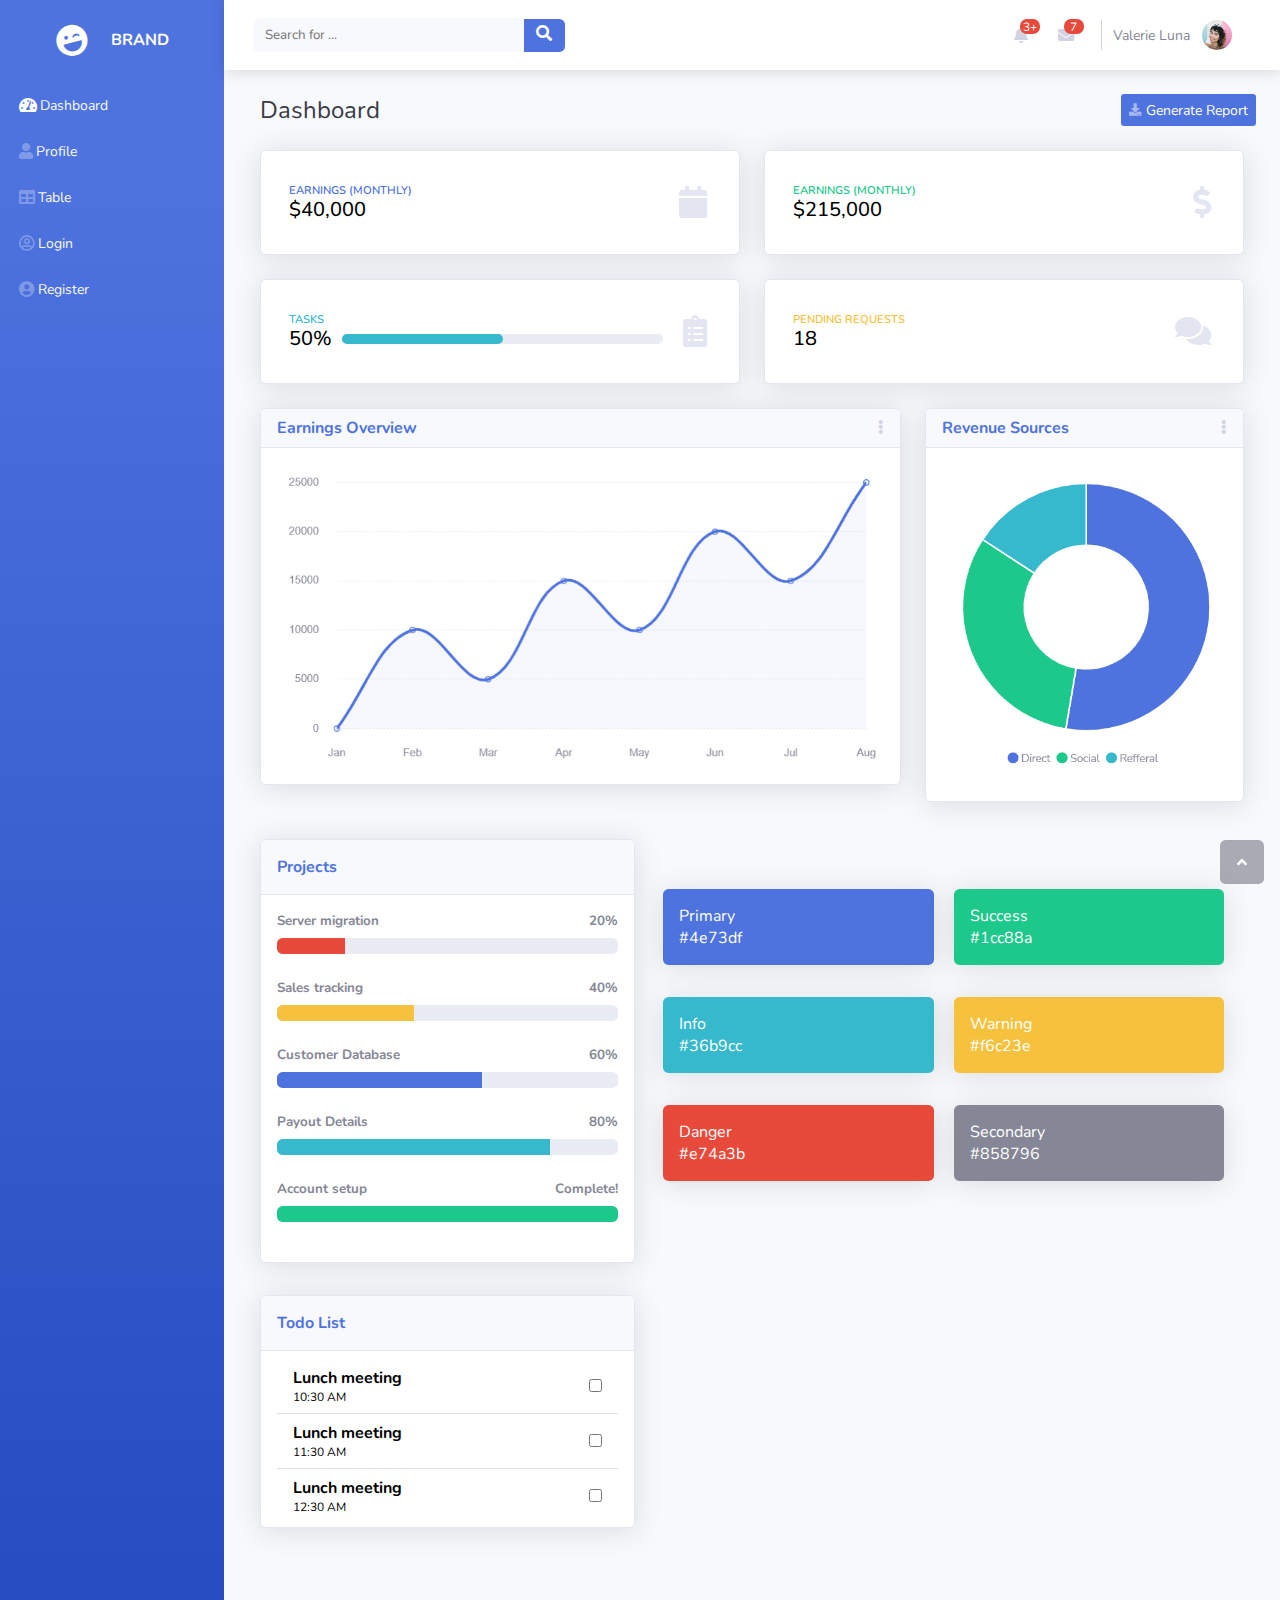
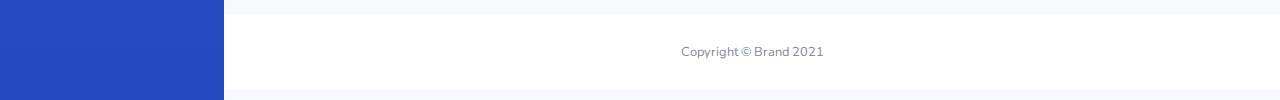
<file: Dashboard - HTML CSS/index.html>
<!DOCTYPE html>
<html lang="en">

<head>
  <!-- !required meta tags -->
  <meta charset="UTF-8">
  <meta http-equiv="X-UA-Compatible" content="IE=edge">
  <meta name="viewport" content="width=device-width, initial-scale=1.0">
  <title>Dashboard</title>
  <!-- index main-mobile css -->
  <link rel="stylesheet" href="./css/index/mainMobile.css" />
  <!-- index tablet css -->
  <link href="./css/index/table.css" media="(min-width: 600px)" rel="stylesheet">
  <!-- index desktop css -->
  <link href="./css/index/desktop.css" media="(min-width: 900px)" rel="stylesheet">
  <!-- icon font-awesome css -->
  <link rel="stylesheet" href="./css/all.min.css" />
  <!-- common css -->
  <link rel="stylesheet" href="./css/common.css" />
</head>

<body>
  <div id="wrapper">
    <nav class="navbar-side sidebar">
      <div class="nav-container">
        <a class="navbar-brand" href="#">
          <div class="sidebar-brand-icon rotate-n-15"><i class="fas fa-laugh-wink"></i></div>
          <div class="sidebar-brand-text"><span>Brand</span></div>
        </a>
        <hr class="sidebar-divider">
        <ul class="navbar-nav" id="sidebar-ul">
          <li class="nav-item">
            <a class="nav-link active" href="index.html">
              <i class="fas fa-tachometer-alt"></i>
              <span>Dashboard</span>
            </a>
          </li>
          <li class="nav-item">
            <a class="nav-link" href="profile.html">
              <i class="fas fa-user"></i>
              <span>Profile</span>
            </a>
          </li>
          <li class="nav-item">
            <a class="nav-link" href="table.html">
              <i class="fas fa-table"></i><span>Table</span>
            </a>
          </li>
          <li class="nav-item">
            <a class="nav-link" href="login.html">
              <i class="far fa-user-circle"></i><span>Login</span>
            </a>
          </li>
          <li class="nav-item">
            <a class="nav-link" href="register.html">
              <i class="fas fa-user-circle"></i><span>Register</span>
            </a>
          </li>
        </ul>
      </div>
    </nav>

    <div id="content-wrapper">
      <!--!Navbar Top-->
      <div class="navbar-top d-flex" id="page-top">
        <div class="container-fluid d-flex">
          <button id="sidebarToggleTop" class="btn-link" type="button"><i class="fas fa-bars"></i></button>
          <form class="navbar-search d-flex">
            <div class="input-group ">
              <input class="nav-search" type="text" placeholder="Search for ...">
              <button class="btn btn-primary" type="button">
                <i class="fas fa-search"></i></button>
            </div>
          </form>
        </div>
        <ul class="navbar-nav-ul d-flex">
          <li class="nav-item">
            <a class="dropdown-toggle nav-link search-icon-nav" href="#"><i class="fas fa-search"></i></a>
          </li>
          <li class="nav-item notific-span">
            <a class="dropdown-toggle nav-link" href="#"><span>3+</span><i class="fas fa-bell fa-fw"></i></a>
          </li>
          <li class="nav-item notific-span">
            <a class="dropdown-toggle nav-link" href="#"><span class="badge bg-danger badge-counter">7</span><i
                class="fas fa-envelope fa-fw"></i></a>
          </li>
          <div class="topbar-divider"></div>
          <li class="nav-item avatar-n">
            <p><span class="avatar-text">Valerie Luna</span></p>
            <div class="avatar-nav"></div>
          </li>
        </ul>
      </div>
      <!--!Top Nav ends-->


      <!--!Index's Main contents start here-->
      <div class="index-content container-main">
        <div class="dashboard-header  d-flex justify-between">
          <!--!Dashboard header-->
          <h3>Dashboard</h3>
          <a href="#" class="generate-dash-btn"><i class="fas fa-download fa-sm text-white-50"></i>Generate Report</a>
        </div>
        <!--!Indo cards-->
        <div class="income-inf-row row">
          <!--!Card no1-->
          <div class="col-income">
            <div class="card">
              <div class="card-body">
                <div class="card-text">
                  <div class="card-span"><span style="color: rgb(78, 115, 223);">Earnings (monthly)</span></div>
                  <div class="card-price"><span>$40,000</span></div>
                </div>
                <div class="card-icon">
                  <i class="fas fa-calendar fa-2x text-gray-300"></i>
                </div>
              </div>
            </div>
          </div>
          <!--!Card no2-->
          <div class="col-income">
            <div class="card">
              <div class="card-body">
                <div class="card-text">
                  <div class="card-span"><span style="color: rgb(28, 200, 138);">Earnings (monthly)</span></div>
                  <div class="card-price"><span>$215,000</span></div>
                </div>
                <div class="card-icon">
                  <i class="fas fa-dollar-sign fa-2x text-gray-300"></i>
                </div>
              </div>
            </div>
          </div>
          <!--!Card no3-->
          <div class="col-income">
            <div class="card">
              <div class="card-body">
                <div class="card-text">
                  <div class="card-span"><span style="color: rgb(54, 185, 204);">Tasks</span></div>
                  <div class="card-price d-flex card-task">
                    <span>50%</span>
                    <div class="progress3">
                      <div class="progress-bar3"></div>
                    </div>
                  </div>
                </div>
                <div class="card-icon">
                  <i class="fas fa-clipboard-list fa-2x text-gray-300"></i>
                </div>
              </div>
            </div>
          </div>
          <!--!Card no4-->
          <div class="col-income">
            <div class="card">
              <div class="card-body">
                <div class="card-text">
                  <div class="card-span"><span style="color: rgb(246, 194, 62);">PENDING REQUESTS</span></div>
                  <div class="card-price"><span>18</span></div>
                </div>
                <div class="card-icon">
                  <i class="fas fa-comments fa-2x text-gray-300"></i>
                </div>
              </div>
            </div>
          </div>
        </div>
        <!--!Earning Row starts here-->
        <div class="overview-row row d-flex">
          <!--First-->
          <div class="earnings ">
            <div class="earning-container row2-bgEdit">
              <!--head of earning chart-->
              <div class="earning-header d-flex justify-between">
                <h6 class="earning-header-text">Earnings Overview</h6>
                <button class="button-nobg" type="button"><i class="fas fa-ellipsis-v "></i></button>
              </div>
              <!--body of earning chart-->
              <div class="earning-body">
                <img src="./img/dashboard1.png" alt="Earning img">
              </div>
            </div>
          </div>
          <div class="revenue">
            <div class="revenue-container row2-bgEdit">
              <!--head of earning chart-->
              <div class="revenue-header d-flex justify-between">
                <h6 class="revenue-header-text">Revenue Sources</h6>
                <button class="button-nobg" type="button"><i class="fas fa-ellipsis-v "></i></button>
              </div>
              <!--body of earning chart-->
              <div class="revenue-body d-flex">
                <img src="./img/revenue-img.png" alt="Revenue img">
              </div>
            </div>
          </div>
        </div>
        <!--!Projects and color rows-->
        <div class="projects-row row">
          <!--!project and to do list-->
          <div class="project-todol">
            <!--project-->
            <div class="project-first row2-bgEdit">
              <!--!head-->
              <div class="project-head earning-header d-flex justify-between">
                <h6 class="earning-header-text">Projects</h6>
              </div>
              <!--!body-->
              <div class="project-body">
                <!--!progress-bar 1-->
                <div class="project-progress pr-prog-bar1 d-flex flex-direction-column">
                  <div class="progress-top d-flex justify-between">
                    <h6>Server migration</h6>
                    <h6>20%</h6>
                  </div>
                  <div class="progress-bar">
                    <div class="progress-percent progress-percent1"></div>
                  </div>
                </div>
                <!--!progress-bar 2-->
                <div class="project-progress pr-prog-bar2 d-flex flex-direction-column">
                  <div class="progress-top d-flex justify-between">
                    <h6>Sales tracking</h6>
                    <h6>40%</h6>
                  </div>
                  <div class="progress-bar">
                    <div class="progress-percent progress-percent2"></div>
                  </div>
                </div>
                <!--!progress-bar 3-->
                <div class="project-progress pr-prog-bar3 d-flex flex-direction-column">
                  <div class="progress-top d-flex justify-between">
                    <h6>Customer Database</h6>
                    <h6>60%</h6>
                  </div>
                  <div class="progress-bar">
                    <div class="progress-percent progress-percent3"></div>
                  </div>
                </div>
                <!--!progress-bar 4-->
                <div class="project-progress pr-prog-bar4 d-flex flex-direction-column">
                  <div class="progress-top d-flex justify-between">
                    <h6>Payout Details</h6>
                    <h6>80%</h6>
                  </div>
                  <div class="progress-bar">
                    <div class="progress-percent progress-percent4"></div>
                  </div>
                </div>
                <!--!progress-bar 5-->
                <div class="project-progress pr-prog-bar5 d-flex flex-direction-column">
                  <div class="progress-top d-flex justify-between">
                    <h6>Account setup</h6>
                    <h6>Complete!</h6>
                  </div>
                  <div class="progress-bar">
                    <div class="progress-percent progress-percent5"></div>
                  </div>
                </div>
              </div>
            </div>

            <!--to do-->
            <div class="todolist row2-bgEdit">
              <div class="project-head earning-header d-flex justify-between">
                <h6 class="earning-header-text">Todo List</h6>
              </div>
              <ul class="todo-ul">
                <li>
                  <div class="list-group d-flex justify-between">
                    <div class="list-col1 d-flex flex-direction-column">
                      <h6>Lunch meeting</h6>
                      <span>10:30 AM</span>
                    </div>
                    <div class="li-col2">
                      <input type="checkbox" name="checkbox" id="checkbox">
                    </div>
                  </div>
                </li>
                <li>
                  <div class="list-group d-flex justify-between">
                    <div class="list-col1 d-flex flex-direction-column">
                      <h6>Lunch meeting</h6>
                      <span>11:30 AM</span>
                    </div>
                    <div class="li-col2">
                      <input type="checkbox" name="checkbox" id="checkbox">
                    </div>
                  </div>
                </li>
                <li class="last-todo-li">
                  <div class="list-group d-flex justify-between">
                    <div class="list-col1 d-flex flex-direction-column">
                      <h6>Lunch meeting</h6>
                      <span>12:30 AM</span>
                    </div>
                    <div class="li-col2">
                      <input type="checkbox" name="checkbox" id="checkbox">
                    </div>
                  </div>
                </li>
              </ul>
            </div>
          </div>



          <!--!Colors-->
          <div class="alert-colors d-flex ">
            <div class="color-column row2-bgEdit2" style="background-color: #4e73df;"><div class="color-container d-flex flex-direction-column">
              <p>Primary</p>
              <p>#4e73df</p>
            </div></div>
            <div class="color-column row2-bgEdit2" style="background-color: #1cc88a;"><div class="color-container d-flex flex-direction-column">
              <p>Success</p>
              <p>#1cc88a</p>
            </div></div>
            <div class="color-column row2-bgEdit2" style="background-color: #36b9cc;"><div class="color-container d-flex flex-direction-column">
              <p>Info</p>
              <p>#36b9cc</p>
            </div></div>
            <div class="color-column row2-bgEdit2" style="background-color: #f6c23e;"><div class="color-container d-flex flex-direction-column">
              <p>Warning</p>
              <p>#f6c23e</p>
            </div></div>
            <div class="color-column row2-bgEdit2" style="background-color: #e74a3b;"><div class="color-container d-flex flex-direction-column">
              <p>Danger</p>
              <p>#e74a3b</p>
            </div></div>
            <div class="color-column row2-bgEdit2" style="background-color: #858796;"><div class="color-container d-flex flex-direction-column">
              <p>Secondary</p>
              <p>#858796</p>
            </div></div>
          </div>
        </div>




        <div class="footer">
          <footer>
            <span>Copyright © Brand 2021</span>
          </footer>
        </div>
      </div>





    </div>


    <a class="page-up-fixed" href="#page-top"><i class="fas fa-angle-up"></i></a>

  </div>
</body>

</html>
</file>
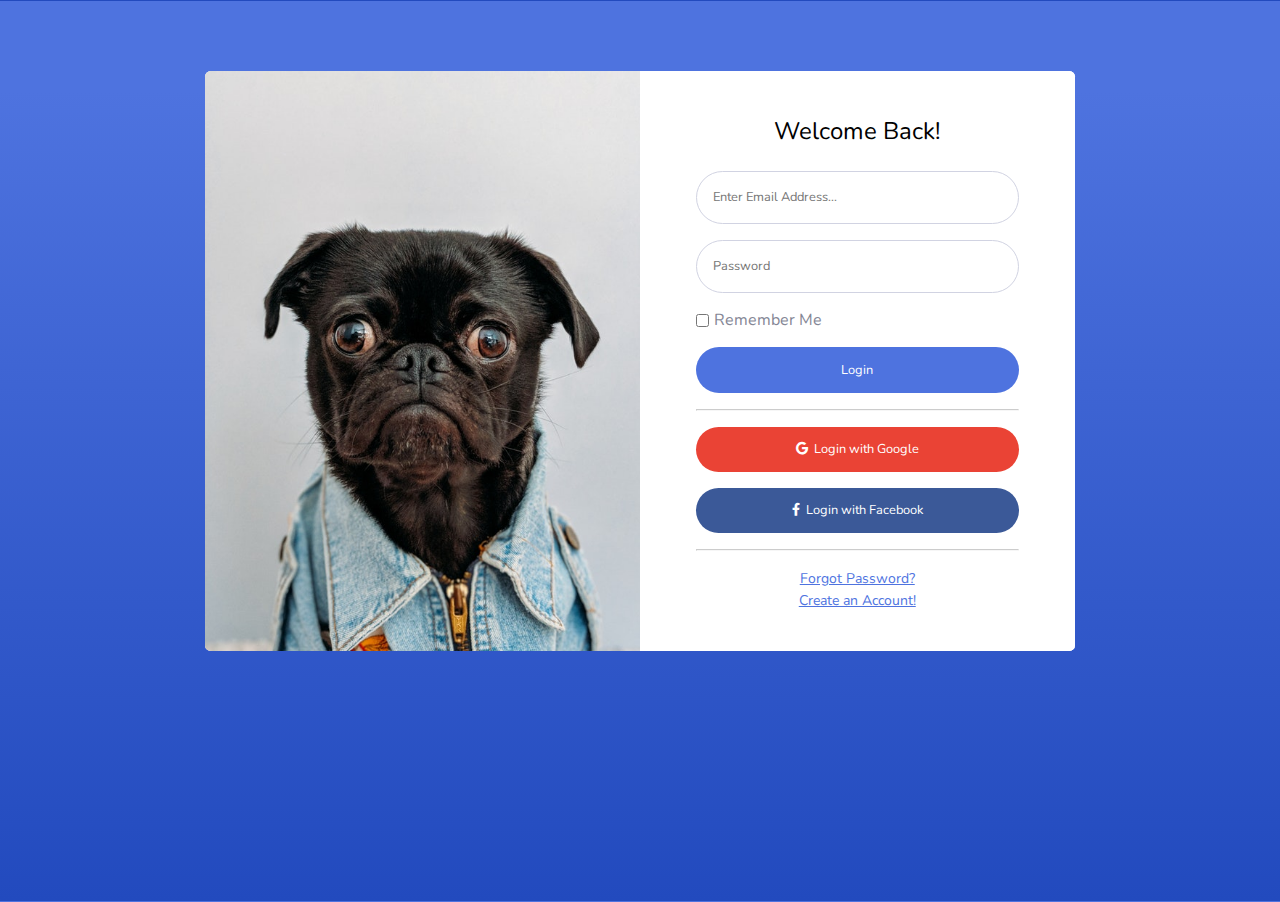
<file: Dashboard - HTML CSS/login.html>
<!DOCTYPE html>
<html lang="en">

<head>
  <!-- !required meta tags -->
  <meta charset="UTF-8">
  <meta http-equiv="X-UA-Compatible" content="IE=edge">
  <meta name="viewport" content="width=device-width, initial-scale=1.0">
  <title>Login</title>
  <!-- login main-mobile css -->
  <link href="./css/login/mainMobile.css" rel="stylesheet">
  <!-- login tablet css -->
  <link href="./css/login/table.css" media="(min-width: 600px)" rel="stylesheet">
  <!-- login desktop css -->
  <link href="./css/login/desktop.css" media="(min-width: 900px)" rel="stylesheet">
  <!-- icon font-awesome css -->
  <link href="./css/all.min.css" rel="stylesheet">
  <!-- common css -->
  <link href="./css/common.css" rel="stylesheet">
</head>

<body>

  <div id="bg-login" class="bg-login">

    <div class="login-form-container">
      <div class="img-login"></div>
      <div class="login-form">
        <div class="login-form2">
          <div class="text-center">
            <h4>Welcome Back!</h4>
          </div>
          <form class="user-login">
            <div><input class="form-control form-control-user" type="email" id="exampleInputEmail"
                placeholder="Enter Email Address..." name="email"></div>
            <div><input class="form-control form-control-user" type="password" id="exampleInputPassword"
                placeholder="Password" name="password"></div>
            <div>
              <div class="custom-control custom-checkbox small">
                <div class="form-check d-flex">
                  <input class="form-check-input custom-control-input" type="checkbox" id="formCheck-1">
                  <label class="form-check-label custom-control-label" for="formCheck-1">Remember Me</label>
                </div>
              </div>
            </div>
            <button class="login-btn" type="submit">Login</button>
            <hr>
            <a href="#" class="login-google" role="button"><i class="fab fa-google"></i>&nbsp; Login with Google</a>
            <a href="#" class="login-fb" role="button"><i class="fab fa-facebook-f"></i>&nbsp; Login with Facebook</a>
            <hr>
          </form>
          <div class="text-center"><a class="small" href="#">Forgot Password?</a></div>
          <div class="text-center"><a class="small" href="register.html">Create an Account!</a></div>
        </div>
      </div>
    </div>

  </div>

</body>

</html>
</file>
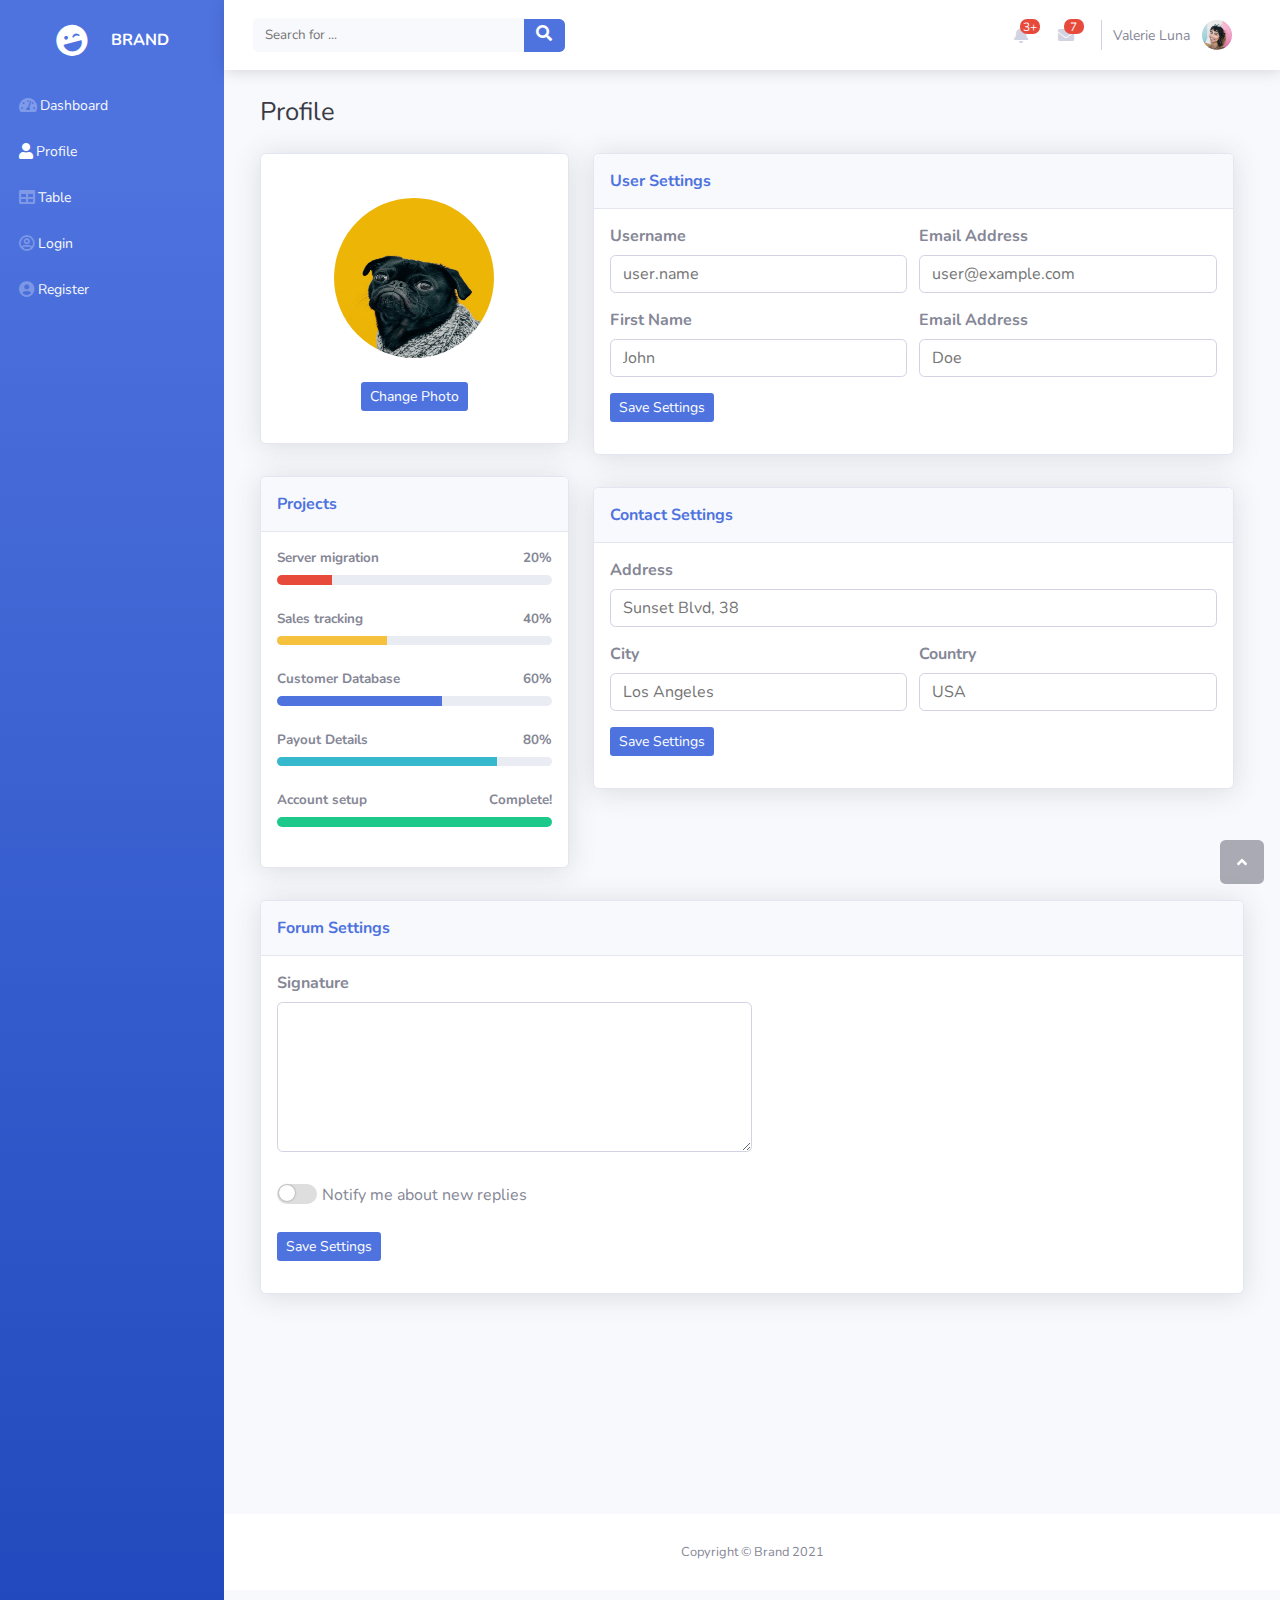
<file: Dashboard - HTML CSS/profile.html>
<!DOCTYPE html>
<html lang="en">

<head>
  <!-- !required meta tags -->
  <meta charset="UTF-8">
  <meta http-equiv="X-UA-Compatible" content="IE=edge">
  <meta name="viewport" content="width=device-width, initial-scale=1.0">
  <title>Profile</title>
  <!-- profile main-mobile css -->
  <link href="./css/profile/mainMobile.css" rel="stylesheet">
  <!-- profile tablet css -->
  <link href="./css/profile/table.css" media="(min-width: 600px)" rel="stylesheet">
  <!-- profile desktop css -->
  <link href="./css/profile/desktop.css" media="(min-width: 900px)" rel="stylesheet">
  <!-- icon font-awesome css -->
  <link href="./css/all.min.css" rel="stylesheet">
  <!-- common css -->
  <link href="./css/common.css" rel="stylesheet">
</head>

<body>
  <div id="wrapper">
    <nav class="navbar-side sidebar">
      <div class="nav-container">
        <a class="navbar-brand" href="#">
          <div class="sidebar-brand-icon rotate-n-15"><i class="fas fa-laugh-wink"></i></div>
          <div class="sidebar-brand-text"><span>Brand</span></div>
        </a>
        <hr class="sidebar-divider">
        <ul class="navbar-nav" id="sidebar-ul">
          <li class="nav-item">
            <a class="nav-link " href="index.html">
              <i class="fas fa-tachometer-alt"></i>
              <span>Dashboard</span>
            </a>
          </li>
          <li class="nav-item">
            <a class="nav-link active" href="profile.html">
              <i class="fas fa-user"></i>
              <span>Profile</span>
            </a>
          </li>
          <li class="nav-item">
            <a class="nav-link" href="table.html">
              <i class="fas fa-table"></i><span>Table</span>
            </a>
          </li>
          <li class="nav-item">
            <a class="nav-link" href="login.html">
              <i class="far fa-user-circle"></i><span>Login</span>
            </a>
          </li>
          <li class="nav-item">
            <a class="nav-link" href="register.html">
              <i class="fas fa-user-circle"></i><span>Register</span>
            </a>
          </li>
        </ul>
      </div>
    </nav>

    <div id="content-wrapper">
      <!--!Navbar Top-->
      <div class="navbar-top d-flex" id="page-top">
        <div class="container-fluid d-flex">
          <button id="sidebarToggleTop" class="btn-link" type="button"><i class="fas fa-bars"></i></button>
          <form class="navbar-search d-flex">
            <div class="input-group ">
              <input class="nav-search" type="text" placeholder="Search for ...">
              <button class="btn btn-primary" type="button">
                <i class="fas fa-search"></i></button>
            </div>
          </form>
        </div>
        <ul class="navbar-nav-ul d-flex">
          <li class="nav-item">
            <a class="dropdown-toggle nav-link search-icon-nav" href="#"><i class="fas fa-search"></i></a>
          </li>
          <li class="nav-item notific-span">
            <a class="dropdown-toggle nav-link" href="#"><span>3+</span><i class="fas fa-bell fa-fw"></i></a>
          </li>
          <li class="nav-item notific-span">
            <a class="dropdown-toggle nav-link" href="#"><span class="badge bg-danger badge-counter">7</span><i
                class="fas fa-envelope fa-fw"></i></a>
          </li>
          <div class="topbar-divider"></div>
          <li class="nav-item avatar-n">
            <p><span class="avatar-text">Valerie Luna</span></p>
            <div class="avatar-nav"></div>
          </li>
        </ul>
      </div>
      <!--!Top Nav ends-->

      <!--!Index's Main contents start here-->
      <div class="index-content container-main">

        <!--!Dashboard header-->
        <div class="prof-header  d-flex justify-between">
          <h3>Profile</h3>
        </div>
        <div class="row-profile-container d-flex">
          <!--!Row 1-->
          <div class="row-prof1">
            <!--!Profile img-->
            <div class="col-profile prof-col1 margin-row-prof shadow-edit">
              <div class="prof-body pr-body2">
                <img src="./img/dogs/image2.jpeg" alt="dog img">
                <div>
                  <button class="button-profile" type="button">Change Photo</button>
                </div>
              </div>
            </div>
            <!--!Projects Profile-->
            <div class="col-profile prof-col2 margin-row-prof shadow-edit">
              <!--!head-->
              <div class="project-head earning-header d-flex justify-between">
                <h6 class="earning-header-text">Projects</h6>
              </div>
              <!--!body-->
              <div class="project-body">
                <!--!progress-bar 1-->
                <div class="project-progress pr-prog-bar1 d-flex flex-direction-column">
                  <div class="progress-top d-flex justify-between">
                    <h6>Server migration</h6>
                    <h6>20%</h6>
                  </div>
                  <div class="progress-bar">
                    <div class="progress-percent progress-percent1"></div>
                  </div>
                </div>
                <!--!progress-bar 2-->
                <div class="project-progress pr-prog-bar2 d-flex flex-direction-column">
                  <div class="progress-top d-flex justify-between">
                    <h6>Sales tracking</h6>
                    <h6>40%</h6>
                  </div>
                  <div class="progress-bar">
                    <div class="progress-percent progress-percent2"></div>
                  </div>
                </div>
                <!--!progress-bar 3-->
                <div class="project-progress pr-prog-bar3 d-flex flex-direction-column">
                  <div class="progress-top d-flex justify-between">
                    <h6>Customer Database</h6>
                    <h6>60%</h6>
                  </div>
                  <div class="progress-bar">
                    <div class="progress-percent progress-percent3"></div>
                  </div>
                </div>
                <!--!progress-bar 4-->
                <div class="project-progress pr-prog-bar4 d-flex flex-direction-column">
                  <div class="progress-top d-flex justify-between">
                    <h6>Payout Details</h6>
                    <h6>80%</h6>
                  </div>
                  <div class="progress-bar">
                    <div class="progress-percent progress-percent4"></div>
                  </div>
                </div>
                <!--!progress-bar 5-->
                <div class="project-progress pr-prog-bar5 d-flex flex-direction-column">
                  <div class="progress-top d-flex justify-between">
                    <h6>Account setup</h6>
                    <h6>Complete!</h6>
                  </div>
                  <div class="progress-bar">
                    <div class="progress-percent progress-percent5"></div>
                  </div>
                </div>
              </div>
            </div>
          </div>

          <!--!Second column of Row 1-->
          <div class="row-prof2 ">
            <!--!User Settings-->
            <div class="user-setting margin-row-prof shadow-edit">
              <div class="user-setting-head project-head">
                <h6>User Settings</h6>
              </div>
              <div class="user-setting-body project-body">
                <form>
                  <!--row1-->
                  <div class="form-row d-flex justify-between">
                    <div class="form-row-col d-flex flex-direction-column">
                      <label class="form-label" for="username"><strong>Username</strong></label>
                      <input class="form-control-prof" type="text" id="username" placeholder="user.name"
                        name="username">
                    </div>
                    <div class="form-row-col d-flex flex-direction-column">
                      <label class="form-label" for="email"><strong>Email Address</strong></label>
                      <input class="form-control-prof" type="email" id="email" placeholder="user@example.com"
                        name="emailAdress">
                    </div>
                  </div>
                  <!--row2-->
                  <div class="form-row d-flex justify-between">
                    <div class="form-row-col d-flex flex-direction-column">
                      <label class="form-label" for="firstname"><strong>First Name</strong></label>
                      <input class="form-control-prof" type="text" id="firstname" placeholder="John" name="firstname">
                    </div>
                    <div class="form-row-col d-flex flex-direction-column">
                      <label class="form-label" for="lastname"><strong>Email Address</strong></label>
                      <input class="form-control-prof" type="text" id="lastname" placeholder="Doe" name="lastname">
                    </div>
                  </div>
                  <!--row3-->
                  <div class="form-row">
                    <div class="form-row-button">
                      <button class="button-profile" type="button">Save Settings</button>
                    </div>
                  </div>
                </form>
              </div>

            </div>
            <!--!Contact Settings-->
            <div class="contact-setting margin-row-prof shadow-edit">
              <div class="user-setting-head project-head">
                <h6>Contact Settings</h6>
              </div>
              <div class="user-setting-body project-body">
                <form>
                  <!--row1-->
                  <div class="form-row d-flex justify-between">
                    <div class="form-row-col2 d-flex flex-direction-column">
                      <label class="form-label" for="username"><strong>Address</strong></label>
                      <input class="form-control-prof" type="text" id="username" placeholder="Sunset Blvd, 38"
                        name="username">
                    </div>
                  </div>
                  <!--row2-->
                  <div class="form-row d-flex justify-between">
                    <div class="form-row-col d-flex flex-direction-column">
                      <label class="form-label" for="firstname"><strong>City</strong></label>
                      <input class="form-control-prof" type="text" id="firstname" placeholder="Los Angeles"
                        name="firstname">
                    </div>
                    <div class="form-row-col d-flex flex-direction-column">
                      <label class="form-label" for="lastname"><strong>Country</strong></label>
                      <input class="form-control-prof" type="text" id="lastname" placeholder="USA" name="lastname">
                    </div>
                  </div>
                  <!--row3-->
                  <div class="form-row">
                    <div class="form-row-button">
                      <button class="button-profile" type="button">Save Settings</button>
                    </div>
                  </div>
                </form>
              </div>
            </div>
          </div>
        </div>

        <!--!        Forum Settings      -->
        <div class="form-set-row">
          <div class="form-padding-row">
          <div class="from-setting-container shadow-edit">
            <!--Header-->
            <div class="project-head earning-header d-flex justify-between">
              <h6 class="earning-header-text">Forum Settings</h6>
            </div>
            <!--body-->
            <div class="user-setting-body project-body">
              <form>
                <!--row1-->
                <div class="form-row form-row-col2 d-flex justify-between">
                  <div class="form-row-textarea d-flex flex-direction-column margin-column-form">
                    <label class="form-label" for="signature"><strong>Signature</strong></label>
                    <textarea class="form-control-prof" name="signature" id="signature" cols="30" rows="10"></textarea>
                  </div>
                </div>
                <!--row2-->
                <div class="form-row margin-row-prof d-flex justify-between">
                  <div class="switch form-row-col d-flex ">
                    <input id="switch-1" type="checkbox" class="switch-input" />
                    <label for="switch-1" class="switch-label">Notify me about new replies</label>
                    <label for="switch-1" class="switch-label2">Notify me about new replies</label>
                  </div>
                </div>
                <!--row3-->
                <div class="form-row">
                  <div class="form-row-button">
                    <button class="button-profile" type="button">Save Settings</button>
                  </div>
                </div>
              </form>
            </div>
          </div>
        </div>
      </div>
      <div class="footer">
        <footer>
          <span>Copyright © Brand 2021</span>
        </footer>
      </div>

    </div>



  </div>

  <a class="page-up-fixed" href="#page-top"><i class="fas fa-angle-up"></i></a>

  </div>

</body>

</html>
</file>
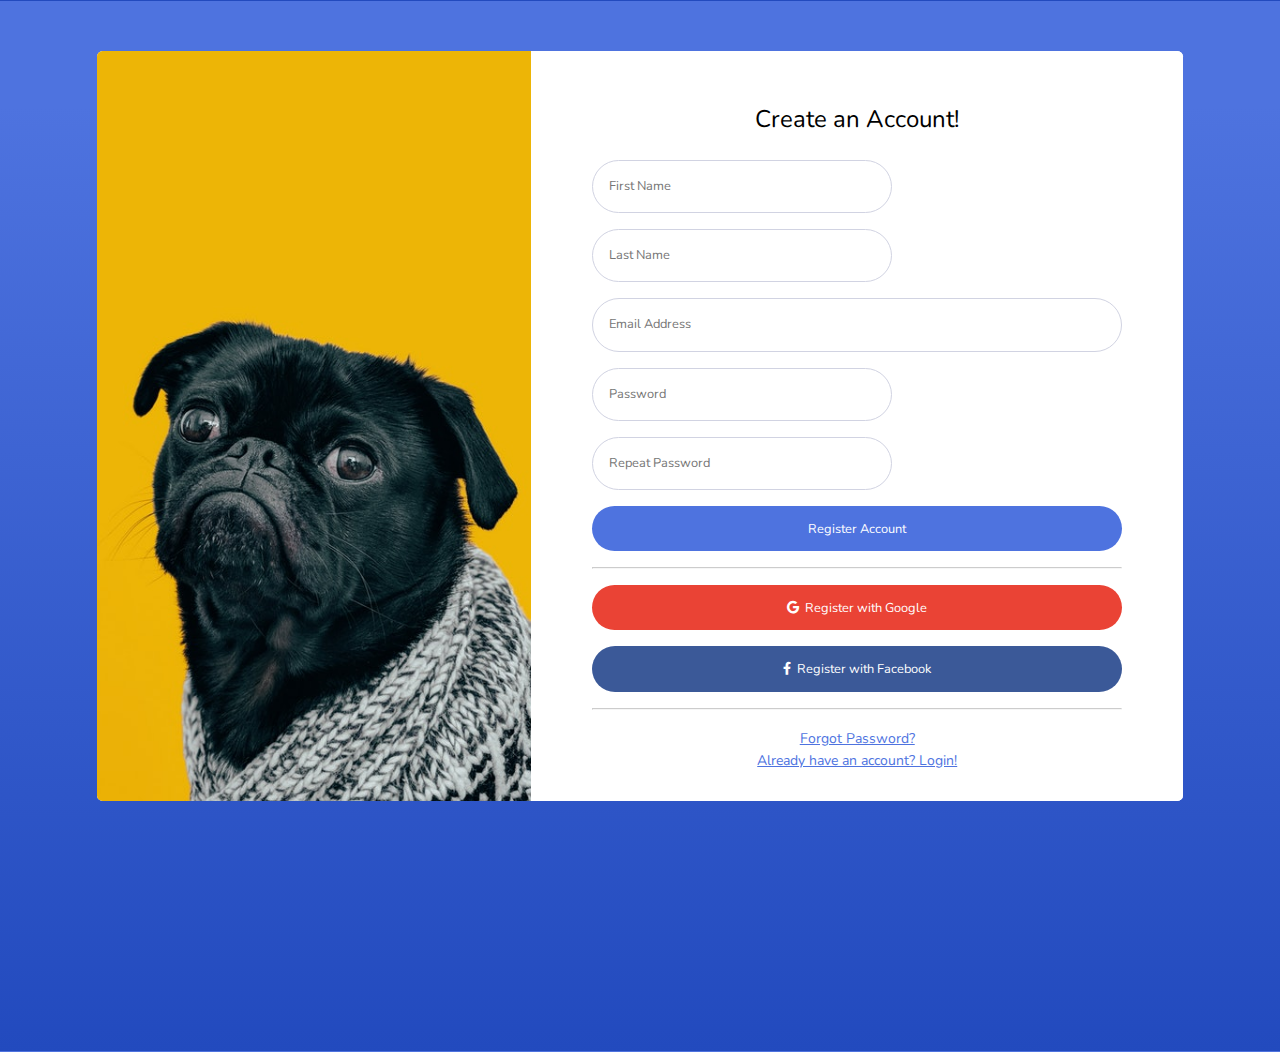
<file: Dashboard - HTML CSS/register.html>
<!DOCTYPE html>
<html lang="en">
<head>
  <!-- !required meta tags -->
  <meta charset="UTF-8">
  <meta http-equiv="X-UA-Compatible" content="IE=edge">
  <meta name="viewport" content="width=device-width, initial-scale=1.0">
  <title>Register</title>
  <!-- register main-mobile css -->
  <link href="./css/register/mainMobile.css" rel="stylesheet">
  <!-- register tablet css -->
   <link href="./css/register/table.css" media="(min-width: 600px)" rel="stylesheet">
  <!-- register desktop css -->
   <link href="./css/register/desktop.css" media="(min-width: 900px)" rel="stylesheet">
  <!-- icon font-awesome css -->
  <link href="./css/all.min.css" rel="stylesheet">
  <!-- common css -->
  <link href="./css/common.css" rel="stylesheet">
</head>
<body>


  <div id="bg-register" class="bg-register">
    <div class="register-form-container">
      <div class="img-register">
      </div>
      <div class="register-form">
        <div class="register-form2">
          <div class="text-center">
            <h4>Create an Account!</h4>
          </div>
          <form class="user-register">
            <!--!Name, Last Name row-->
            <div class="name-lname-reg ">
              <div class="name-flex">
            <div class="reg-name">
              <input class="form-control form-control-user" type="text" id="exampleInputName"
                placeholder="First Name" name="name">
            </div>
            <div class="reg-lastname">
              <input class="form-control form-control-user" type="text" id="exampleInputLastName"
                placeholder="Last Name" name="lastname">
            </div>
          </div>
          </div>
          <!--!Email row-->
          <div class="email-reg"><input class="form-control form-control-user" type="email" id="exampleInputEmail"
            placeholder="Email Address" name="email"></div>
            <!--!Password row-->
            <div class="password-reg name-flex">
              <input class="form-control form-control-user" type="password" id="exampleInputPassword"
              placeholder="Password" name="password">
              <input class="form-control form-control-user" type="password" id="exampleInputPassword"
              placeholder="Repeat Password" name="password">
            </div>

            <button class="register-btn" type="submit">Register Account</button>
            <hr>
            <a href="#" class="register-google" role="button"><i class="fab fa-google"></i>&nbsp; Register with Google</a>
            <a href="#" class="register-fb" role="button"><i class="fab fa-facebook-f"></i>&nbsp; Register with Facebook</a>
            <hr>
          </form>
          <div class="text-center"><a class="small" href="#">Forgot Password?</a></div>
          <div class="text-center small-last"><a class="small" href="login.html">Already have an account? Login!</a></div>

        </div>
      </div>
    </div>
  </div>

</body>
</html>
</file>
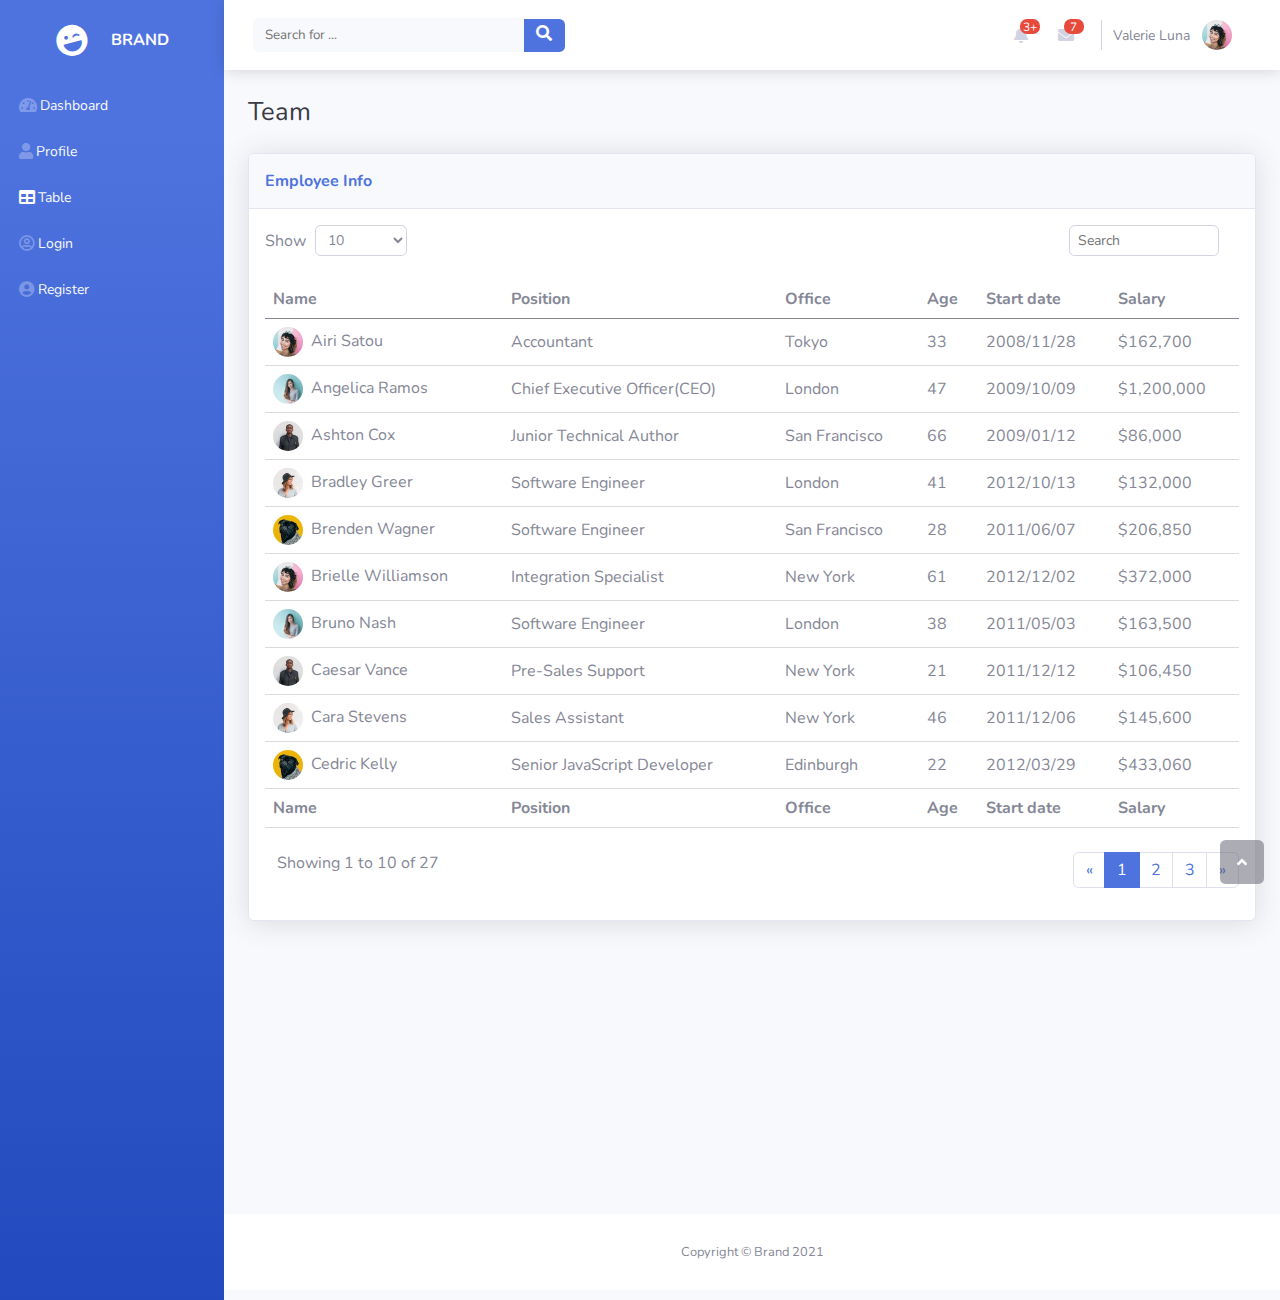
<file: Dashboard - HTML CSS/table.html>
<!DOCTYPE html>
<html lang="en">

<head>
  <!-- !required meta tags -->
  <meta charset="UTF-8">
  <meta http-equiv="X-UA-Compatible" content="IE=edge">
  <meta name="viewport" content="width=device-width, initial-scale=1.0">
  <title>Table</title>
  <!-- table main-mobile css -->
  <link href="./css/table/mainMobile.css" rel="stylesheet">
  <!-- table tablet css -->
  <link href="./css/table/tablet.css" media="(min-width: 600px)" rel="stylesheet">
  <!-- table desktop css -->
  <link href="./css/table/desktop.css" media="(min-width: 900px)" rel="stylesheet">
  <!-- icon font-awesome css -->
  <link href="./css/all.min.css" rel="stylesheet">
  <!-- common css -->
  <link href="./css/common.css" rel="stylesheet">
</head>

<body>

  <div id="wrapper">
    <nav class="navbar-side sidebar">
      <div class="nav-container">
        <a class="navbar-brand" href="#">
          <div class="sidebar-brand-icon rotate-n-15"><i class="fas fa-laugh-wink"></i></div>
          <div class="sidebar-brand-text"><span>Brand</span></div>
        </a>
        <hr class="sidebar-divider">
        <ul class="navbar-nav" id="sidebar-ul">
          <li class="nav-item">
            <a class="nav-link " href="index.html">
              <i class="fas fa-tachometer-alt"></i>
              <span>Dashboard</span>
            </a>
          </li>
          <li class="nav-item">
            <a class="nav-link" href="profile.html">
              <i class="fas fa-user"></i>
              <span>Profile</span>
            </a>
          </li>
          <li class="nav-item">
            <a class="nav-link active" href="table.html">
              <i class="fas fa-table"></i><span>Table</span>
            </a>
          </li>
          <li class="nav-item">
            <a class="nav-link" href="login.html">
              <i class="far fa-user-circle"></i><span>Login</span>
            </a>
          </li>
          <li class="nav-item">
            <a class="nav-link" href="register.html">
              <i class="fas fa-user-circle"></i><span>Register</span>
            </a>
          </li>
        </ul>
      </div>
    </nav>

    <div id="content-wrapper">
      <!--!Navbar Top-->
      <div class="navbar-top d-flex" id="page-top">
        <div class="container-fluid d-flex">
          <button id="sidebarToggleTop" class="btn-link" type="button"><i class="fas fa-bars"></i></button>
          <form class="navbar-search d-flex">
            <div class="input-group ">
              <input class="nav-search" type="text" placeholder="Search for ...">
              <button class="btn btn-primary" type="button">
                <i class="fas fa-search"></i></button>
            </div>
          </form>
        </div>
        <ul class="navbar-nav-ul d-flex">
          <li class="nav-item">
            <a class="dropdown-toggle nav-link search-icon-nav" href="#"><i class="fas fa-search"></i></a>
          </li>
          <li class="nav-item notific-span">
            <a class="dropdown-toggle nav-link" href="#"><span>3+</span><i class="fas fa-bell fa-fw"></i></a>
          </li>
          <li class="nav-item notific-span">
            <a class="dropdown-toggle nav-link" href="#"><span class="badge bg-danger badge-counter">7</span><i
                class="fas fa-envelope fa-fw"></i></a>
          </li>
          <div class="topbar-divider"></div>
          <li class="nav-item avatar-n">
            <p><span class="avatar-text">Valerie Luna</span></p>
            <div class="avatar-nav"></div>
          </li>
        </ul>
      </div>
      <!--!Top-Nav Ends-->


      <!--!Index's Main contents start here-->
      <div class="index-content container-main">
        <div class="table-section-header d-flex justify-between">
          <h3>Team</h3>
        </div>

        <!--!row-->
        <div class="row-table-container">
          <div class="table-content-row">
            <div class="user-setting margin-row-prof shadow-edit">
              <!--Table Row Header-->
              <div class="user-setting-head project-head">
                <h6>Employee Info</h6>
              </div>
              <!--Table Row body-->
              <div class="table-row-body project-body">
                <!--!Table Top head-->
                <div class="row-table-head margin-column-form d-flex justify-between">
                  <div class="table-head-col text-nowrap">
                    <div id="dataTable_length" class="dataTables_length" aria-controls="dataTable">
                      <label class="form-label d-flex">
                        Show&nbsp;
                        <select class="form-control">
                          <option value="10" selected="">10</option>
                          <option value="25">25</option>
                          <option value="50">50</option>
                          <option value="100">100</option>
                        </select>&nbsp;
                      </label>
                    </div>
                  </div>
                  <div class="table-head-col">
                    <div class="dataTables_filter" id="dataTable_filter"><label class="form-label"><input type="search"
                          class="form-control form-control-sm" aria-controls="dataTable" placeholder="Search"></label>
                    </div>
                  </div>
                </div>

                <!--!Table Itself-->
                <div class="table-itself margin-column-form">
                  <table>
                    <thead>
                      <tr>
                        <th>Name</th>
                        <th>Position</th>
                        <th>Office</th>
                        <th>Age</th>
                        <th>Start date</th>
                        <th>Salary</th>
                      </tr>
                    </thead>
                    <tbody>
                      <tr>
                        <td><img class="table-img" width="30" height="30" src="./img/avatars/avatar1.jpeg">Airi Satou
                        </td>
                        <td>Accountant</td>
                        <td>Tokyo</td>
                        <td>33</td>
                        <td>2008/11/28</td>
                        <td>$162,700</td>
                      </tr>
                      <tr>
                        <td><img class="table-img" width="30" height="30" src="./img/avatars/avatar2.jpeg">Angelica
                          Ramos</td>
                        <td>Chief Executive Officer(CEO)</td>
                        <td>London</td>
                        <td>47</td>
                        <td>2009/10/09<br></td>
                        <td>$1,200,000</td>
                      </tr>
                      <tr>
                        <td><img class="table-img" width="30" height="30" src="./img/avatars/avatar3.jpeg">Ashton Cox
                        </td>
                        <td>Junior Technical Author</td>
                        <td>San Francisco</td>
                        <td>66</td>
                        <td>2009/01/12<br></td>
                        <td>$86,000</td>
                      </tr>
                      <tr>
                        <td><img class="table-img" width="30" height="30" src="./img/avatars/avatar4.jpeg">Bradley Greer
                        </td>
                        <td>Software Engineer</td>
                        <td>London</td>
                        <td>41</td>
                        <td>2012/10/13<br></td>
                        <td>$132,000</td>
                      </tr>
                      <tr>
                        <td><img class="table-img" width="30" height="30" src="./img/avatars/avatar5.jpeg">Brenden
                          Wagner</td>
                        <td>Software Engineer</td>
                        <td>San Francisco</td>
                        <td>28</td>
                        <td>2011/06/07<br></td>
                        <td>$206,850</td>
                      </tr>
                      <tr>
                        <td><img class="table-img" width="30" height="30" src="./img/avatars/avatar1.jpeg">Brielle
                          Williamson</td>
                        <td>Integration Specialist</td>
                        <td>New York</td>
                        <td>61</td>
                        <td>2012/12/02<br></td>
                        <td>$372,000</td>
                      </tr>
                      <tr>
                        <td><img class="table-img" width="30" height="30" src="./img/avatars/avatar2.jpeg">Bruno
                          Nash<br></td>
                        <td>Software Engineer</td>
                        <td>London</td>
                        <td>38</td>
                        <td>2011/05/03<br></td>
                        <td>$163,500</td>
                      </tr>
                      <tr>
                        <td><img class="table-img" width="30" height="30" src="./img/avatars/avatar3.jpeg">Caesar Vance
                        </td>
                        <td>Pre-Sales Support</td>
                        <td>New York</td>
                        <td>21</td>
                        <td>2011/12/12<br></td>
                        <td>$106,450</td>
                      </tr>
                      <tr>
                        <td><img class="table-img" width="30" height="30" src="./img/avatars/avatar4.jpeg">Cara Stevens
                        </td>
                        <td>Sales Assistant</td>
                        <td>New York</td>
                        <td>46</td>
                        <td>2011/12/06<br></td>
                        <td>$145,600</td>
                      </tr>
                      <tr>
                        <td><img class="table-img" width="30" height="30" src="./img/avatars/avatar5.jpeg">Cedric Kelly
                        </td>
                        <td>Senior JavaScript Developer</td>
                        <td>Edinburgh</td>
                        <td>22</td>
                        <td>2012/03/29<br></td>
                        <td>$433,060</td>
                      </tr>
                    </tbody>
                    <tfoot>
                      <tr>
                        <td><strong>Name</strong></td>
                        <td><strong>Position</strong></td>
                        <td><strong>Office</strong></td>
                        <td><strong>Age</strong></td>
                        <td><strong>Start date</strong></td>
                        <td><strong>Salary</strong></td>
                      </tr>
                    </tfoot>
                  </table>
                </div>

                <!--!Table bottom head-->
                <div class="row-table-head d-flex justify-between">
                  <div class="table-head-col table-head-col2 text-nowrap">
                    <p id="dataTable_info" class="dataTables_info margin-column-form" role="status">Showing 1 to 10 of
                      27</p>
                  </div>
                  <div class="table-head-col d-flex flex-end">
                    <ul class="pagination margin-column-form d-flex">
                      <li class="page-item disabled">
                        <a class="page-link" href="#" aria-label="Previous"><span aria-hidden="true">«</span></a>
                      </li>
                      <li class="page-item active"><a class="page-link" href="#">1</a></li>
                      <li class="page-item"><a class="page-link" href="#">2</a></li>
                      <li class="page-item"><a class="page-link" href="#">3</a></li>
                      <li class="page-item"><a class="page-link" href="#" aria-label="Next"><span
                            aria-hidden="true">»</span></a></li>
                    </ul>
                  </div>
                </div>


              </div>
              <!--Table row body ends-->

            </div>

          </div>
        </div>


        <div class="footer">
          <footer>
            <span>Copyright © Brand 2021</span>
          </footer>
        </div>

      </div>

    </div>


    <a class="page-up-fixed" href="#page-top"><i class="fas fa-angle-up"></i></a>

  </div>

</body>

</html>
</file>
<file: Dashboard - HTML CSS/css/index/mainMobile.css>
.sidebar{
  height: 2800px!important;
}
.footer{
  position: absolute;
  top: 2620px!important;
  width: 100%;
}

.active i {
  color: #fff;
}

.dashboard-header h3 {
  font-weight: 400;
  margin-left: 12px;
}

.container-main {
  padding: 0 24px;
  height: max-content!important;
  position: relative;
}

h3 {
  font-size: 1.6rem;
  color: rgb(58, 59, 69);
}

.dashboard-header {
  margin-bottom: 24px;
}

.dashboard-header a {
  display: none;
  padding: .35rem .5rem;
  font-size: 0.875rem;
  border-radius: .2rem;
  background-color: #4e73df;
  color: #fff;
}

.dashboard-header a i {
  margin-right: 5px;
}

.income-inf-row {
  display: flex;
  flex-wrap: wrap;
}

.col-income {
  margin-bottom: 24px;
  padding: 0 12px;
  flex-shrink: 0;
  width: 100%;

}

.card {
  padding: 16px;
  background-color: #fff;
  background-clip: border-box;
  border: 1px solid #e3e6f0;
  border-radius: .35rem;
  box-shadow: 0 0.15rem 1.75rem 0 rgb(58 59 69 / 15%);
}

.card-body {
  padding: 16px;
  margin: 0 -12px;
  display: flex;
  align-items: center;
  justify-content: space-between;
}

.card-text {
  width: 88%;
  font-family: "Nunito", sans-serif;
  display: flex;
  flex-direction: column;
  margin-right: .5rem;
  margin-left: .5rem;
}

.card-span {
  font-family: 'Nunito', sans-serif;
  font-size: .7rem;
  font-weight: 600;
  text-transform: uppercase;
  display: block;
}

.card-price {
  font-family: 'Nunito' !important;
  font-weight: 500;
  font-size: 20px;
  line-height: 24px;
}

.card-icon {
  padding: 0 12px;
}

.card-icon>i {
  font-size: 2em;
  font-weight: 900;
  color: #e3e6f0 !important;
}

.card-task {
  align-items: center;
  width: 100%;
}

.card-price .progress3 {
  display: block;
  width: 100%;
  height: 10px;
  margin-left: 10px;
  background-color: #eaecf4;
  border-radius: .35rem;
}

.progress-bar3 {
  width: 50%;
  height: 100%;
  background: rgb(54, 185, 204);
  border-radius: .35rem;
}

.overview-row {
  height: max-content;
  flex-wrap: wrap;
  margin-bottom: 24px;
}

.earnings,
.revenue {
  width: 100%;
  padding: 0 12px;
}
/*!------------------------------------------Important----------------------------------------------*/
.row2-bgEdit {
  position: relative;
  display: flex;
  flex-direction: column;
  min-width: 0;
  word-wrap: break-word;
  background-color: #fff;
  background-clip: border-box;
  border: 1px solid #e3e6f0;
  border-radius: .35rem;
  box-shadow: 0 0.15rem 1.75rem 0 rgb(58 59 69 / 15%) !important;
  -webkit-border-radius: .35rem;
  -moz-border-radius: .35rem;
  -ms-border-radius: .35rem;
  -o-border-radius: .35rem;
}

.earning-header {
  align-items: center;
  padding: .5rem 1rem;
  margin-bottom: 0;
  background-color: #f8f9fc;
  border-bottom: 1px solid #e3e6f0;
  border-top-left-radius: calc(0.35rem - 1px);
  border-top-right-radius: calc(0.35rem - 1px);
}
.earning-header h6{
  color: rgb(78, 115, 223);
  font-size: 16px;
  font-weight: 700;
}
.earning-header>button>i{
  color: #d1d3e2;
  background-color: transparent;
  cursor: pointer;
  font-size: 14px;
}
.earning-body{
  padding: 16px;
  width: 100%;
  height: max-content;
}

/**/
.revenue{
  margin-top: 25px;
}
.revenue-header {
  align-items: center;
  padding: .5rem 1rem;
  margin-bottom: 0;
  background-color: #f8f9fc;
  border-bottom: 1px solid #e3e6f0;
  border-top-left-radius: calc(0.35rem - 1px);
  border-top-right-radius: calc(0.35rem - 1px);
}
.revenue-header h6{
  color: rgb(78, 115, 223);
  font-size: 16px;
  font-weight: 700;
}
.revenue-header>button>i{
  color: #d1d3e2;
  background-color: transparent;
  cursor: pointer;
  font-size: 14px;
}
.revenue-body{
  padding: 38px;
  width: 100%;
  height: max-content;
}
.revenue-body canvas{
  width: 100%;
  height: auto;
  z-index: 100;
  color: #4e73df;
  /* background-color: rgb(228, 11, 11); */
}
.earning-body{
  overflow: hidden;
}
.overview-row img{
  width: 100%;
  height: auto;
}
.revenue-body{
  width: 90%!important;
  margin: 10px auto;
}

/*!Projects*/
.projects-row{
  padding: 0 12px;
  width: 100%!important;
  margin-bottom: 30px;
  display: flex;
  flex-wrap: wrap;
}
.project-head {
  align-items: center;
  padding: 16px;
  margin-bottom: 0;
  background-color: #f8f9fc;
  border-bottom: 1px solid #e3e6f0;
  border-top-left-radius: calc(0.35rem - 1px);
  border-top-right-radius: calc(0.35rem - 1px);
}
.project-head h6{
  color: rgb(78, 115, 223);
  font-size: 16px;
  font-weight: 700;
}
.project-body{
  padding: 16px;
  width: 100%;
  height: max-content;
}


.progress-top{
  margin-bottom: 8px;
  font-weight: 700 !important;
  font-size: 20px!important;
  margin-bottom: .5rem;
  color: #858796;
}
.progress-bar {
  width: 100%;
  display: flex;
    height: 1rem;
    overflow: hidden;
    font-size: 0.75rem;
    background-color: #eaecf4;
    border-radius: .35rem;
    margin-bottom: 24px;
    overflow: hidden;
}
.progress-percent{
  height: 1rem;
}
.progress-percent1{
  width: 20%;
  background-color: #e74a3b;
}
.progress-percent2{
  width: 40%;
  background-color: #f6c23e;
}
.progress-percent3{
  width: 60%;
  background-color: #4e73df;
}
.progress-percent4{
  width: 80%;
  background-color: #36b9cc;
}
.progress-percent5{
  width: 100%;
  background-color: #1cc88a;
}
.todolist{
  margin-top: 32px;
}
.todo-ul{
  padding: 8px 16px 12px;
}
.todo-ul>li{
  border-bottom: 1px solid rgba(0,0,0,.125);
  padding: 8px 16px;
  align-items: center;
}
.last-todo-li{
  border: none !important;
  padding-bottom: 0!important;
}
.todo-ul>li h6{
  font-size: 16px;
  font-weight: 700;
}
.todo-ul>li span{
  font-size: 12px;
  font-weight: 400;
}
.li-col2{
  display: flex;
  justify-content: center;
  align-items: center;
}
.li-col2 input{
  padding: 0!important;
  border: none;
  outline: none;

}
.li-col2 input:focus{
  box-shadow: 0 0 3px rgba(78, 115, 223, 1);
}
.project-todol{
  width: 100%;
  margin-right: 12px;
}
 .color-column{
   padding-left: 12;
   padding-right: 12px;
   margin-bottom: 34px;
 }

 .alert-colors{
  width: 100%;
  margin-left: -4px;
  flex-wrap: wrap;
  align-self: flex-start;
  margin-top: 34px;
 }
 .color-column{
   display: flex;
   align-items: center;
   width: 100%;
   color: #fff;
   border: none!important;
   height: max-content!important;
   padding: 16px;
   margin: 16px 10px;
   box-shadow: 0 0.15rem 1.75rem 0 rgb(58 59 69 / 15%) !important;

}

.row2-bgEdit2 {
  position: relative;
  display: flex;
  min-width: 0;
  word-wrap: break-word;
  background-color: #fff;
  background-clip: border-box;
  border: 1px solid #e3e6f0;
  border-radius: .35rem;
}
</file>
<file: Dashboard - HTML CSS/css/index/table.css>
.sidebar{
  height: 2400px!important;
}
#wrapper {
  grid-template-rows: 2400px!important;
}

.footer{
  position: absolute;
  top: 2220px!important;
  width: 100%;
}
.dashboard-header a {
    display: flex;
    align-items: center;
  }
  .card-price .progress {
    display: block;
    width: 250px;
    margin: 0 auto;
  }
  .projects-row{
    padding: 0 12px;
    width: 100%;
    flex-wrap: nowrap;
  }
  .earnings{
    margin-bottom: 30px;
  }
  .revenue-body{
    justify-content: center;
  }
  .revenue-body img{
    width: 70%;
  }
  .overview-row{
    flex-wrap: wrap;
  }
  .revenue{
    margin-top: 0;
  }
  .revenue-body{
    padding: 16px;
    width: 100%;
    height: max-content;
  }
</file>
<file: Dashboard - HTML CSS/css/index/desktop.css>
.sidebar {
  height: 1900px !important;
}

#wrapper {
  grid-template-rows: 1900px !important;
}

.footer {
  position: absolute;
  top: 1720px !important;
  width: 100%;
}

h3 {
  font-size: 1.5rem;
}

.projects-row {
  padding: 0 12px;
  width: 50%;
}

.card-price .progress {
  display: block;
  width: 130px;
  margin: 0 10px;
}

.overview-row {
  flex-wrap: nowrap;
}

.revenue-body img {
  width: 100%;
  margin: 8px 5px;
}

@media screen and (min-width: 1200px) {
  .sidebar {
    height: 1700px !important;
  }

  #wrapper {
    grid-template-rows: 1700px !important;
  }

  .footer {
    position: absolute;
    top: 1520px !important;
    width: 100%;
  }

  .earnings {
    width: 66%;
  }

  .col-income {
    width: 50%;
  }

  .revenue {
    width: calc(100% - 66%);
  }

  .color-column {
    display: flex;
    align-items: center;
    width: 45% !important;
    color: #fff;
    height: max-content !important;
    padding: 16px;
    margin: 16px 10px;

  }
}

@media screen and (min-width: 1300px) {
  .col-income {
    width: 25%;
  }
}

.project-todol {
  width: 50%;
  margin-right: 12px;
}

.alert-colors {
  width: 80%;
  justify-content: center;
  flex-wrap: wrap;
  align-self: flex-start;
}

.color-column {
  display: flex;
  align-items: center;
  width: 80%;
  color: #fff;
  height: max-content !important;
  padding: 16px;
  margin: 16px 10px;

}
</file>
<file: Dashboard - HTML CSS/css/common.css>
@import url('https://fonts.googleapis.com/css2?family=Nunito:ital,wght@0,400;0,600;0,700;1,400;1,600;1,700&display=swap');

* {
  box-sizing: border-box;
  margin: 0;
  padding: 0;
  font-family: 'Nunito', sans-serif;
}

:root {
  --gray-bg-color: #f8f9fc;
}

body {
  background: var(--gray-bg-color);
}

.text-center {
  text-align: center;
}

.d-flex {
  display: flex;
}
.flex-end{
  justify-content: flex-end;
}
.flex-direction-column {
  flex-direction: column;
}

.justify-between {
  justify-content: space-between;
}

a {
  text-decoration: none;
}

ul li {
  list-style: none;
}
.button-nobg{
  outline: none;
  background-color: transparent;
  border: 1px solid transparent;
}

#wrapper {
  display: grid;
  grid-template-columns: 100px auto;
  grid-template-rows: 2500px;
}

.container-main {
  padding: 0 24px;
  /* height: 2000px; */
  position: relative;
}

.container-main i {
  color: rgba(255, 255, 255, .5);
}

.page-up-fixed {
  position: fixed;
  right: 1rem;
  bottom: 1rem;
  text-align: center;
  color: #fff;
  width: 2.75rem;
  height: 2.75rem;
  background: rgba(90, 92, 105, .5);
  line-height: 46px;
  border-radius: .35rem;
  -webkit-border-radius: .35rem;
  -moz-border-radius: .35rem;
  -ms-border-radius: .35rem;
  -o-border-radius: .35rem;
}

.rotate-n-15 {
  transform: rotate(-15deg);
}

/*!                 Sidebar                 */
nav i {
  color: rgba(255, 255, 255, .3);
}

.sidebar {
  background: #4e73df;
  background-image: linear-gradient(180deg, #4e73df 10%, #224abe 100%);
  height: 2000px;
}

.nav-container {
  display: flex;
  flex-direction: column;
  align-items: center;
}

.sidebar-divider {
  width: 100%;
  display: block;
  overflow: hidden;
  visibility: hidden;
}

.navbar-nav .nav-item a {
  padding: 12px 16px;
  display: flex;
  flex-direction: column;
  align-items: center;
  text-decoration: none;
  font-size: 12px;
  color: #f8f9fc;
  transition: .4s ease;
  -webkit-transition: .4s ease;
  -moz-transition: .4s ease;
  -ms-transition: .4s ease;
  -o-transition: .4s ease;
}

.nav-item a :hover {
  color: #fff;
}

.nav-item a i {
  font-size: 16px;
  padding: 3px;
}

.active i {
  color: #fff;
}

.sidebar-brand-icon>i {
  font-size: 32px;
  color: #fff;
  padding: 24px 16px;
}

.sidebar-brand-text {
  display: none;
}

/*! Top Nav*/
.navbar-top {
  padding: 0 24px;
  margin-bottom: 24px;
  height: 70px;
  background: #fff;
  display: flex;
  align-items: center;
  justify-content: space-between;
  box-shadow: 1px 1px 15px rgba(0, 0, 0, 0.15);
}

.container-fluid {
  position: relative;
  transition: .15s ease;
  -webkit-transition: .15s ease;
  -moz-transition: .15s ease;
  -ms-transition: .15s ease;
  -o-transition: .15s ease;
}

.container-fluid i {
  color: #fff;
}


.container-fluid .btn-link {
  user-select: none;
  background-color: transparent;
  border: 1px solid transparent;
  padding: .375rem .75rem;
  transition: .15s ease;
  -webkit-transition: .15s ease;
  -moz-transition: .15s ease;
  -ms-transition: .15s ease;
  -o-transition: .15s ease;
}

.container-fluid .btn-link:hover {
  background-color: #d1d3e2;
  height: 2.5rem;
  width: 2.5rem;
  border-radius: 100%;
  -webkit-border-radius: 100%;
  -moz-border-radius: 100%;
  -ms-border-radius: 100%;
  -o-border-radius: 100%;
}

.container-fluid .btn-link i {
  color: #4e73df;
  font-size: 1rem;
}

.container-fluid form {
  margin: 8px 0;
  display: none;
}

.input-group .nav-search {
  padding: 8px 12px;
  margin: 0;
  outline: transparent;
  background-color: rgb(248, 249, 252);
  color: #858796;
  border: rgb(248, 249, 252);
  border-top-left-radius: 0.35rem;
  border-bottom-left-radius: 0.35rem;
}

.input-group button {
  margin-left: -5px;
  padding: .250rem .65rem;
  background-color: #4e73df;
  border-color: transparent;
  outline: none;
  line-height: 1.5;
  border-top-right-radius: 0.35rem;
  border-bottom-right-radius: 0.35rem;
}

.input-group button i {
  color: #fff;
  font-size: 16px;
}

.navbar-nav-ul i {
  color: #d1d3e2;
  transition: .2s ease;
  -webkit-transition: .2s ease;
  -moz-transition: .2s ease;
  -ms-transition: .2s ease;
  -o-transition: .2s ease;
}

.navbar-nav-ul i:hover {
  color: #858796;
}

.navbar-nav-ul {
  display: flex;
  align-items: center;
}

.navbar-nav-ul li {
  padding: 0 12px;
}

.nav-item {
  position: relative;
}

.navbar-nav-ul .notific-span span {
  position: absolute;
  top: -5px;
  right: 3px;
  background: rgb(231, 74, 59);
  width: 20px;
  height: 15px;
  color: #f8f9fc;
  font-size: 0.75em;
  text-align: center;
  border-radius: 7px;
  -webkit-border-radius: 7px;
  -moz-border-radius: 7px;
  -ms-border-radius: 7px;
  -o-border-radius: 7px;
}

.topbar-divider {
  height: 30px;
  width: .5px;
  background-color: #d1d3e2;
  margin-left: 14px;
}

.avatar-nav {
  width: 30px;
  height: 30px;
  margin: 0 12px;
  border-radius: 100%;
  background-image: url(../img/avatars/avatar1.jpeg);
  background-position: center;
  background-size: cover;
}

.avatar-n {
  display: flex;
  flex-direction: row;
  align-items: center;
  font-size: 14px;
  color: #858796;
}

.avatar-text {
  display: none;
}

.content-wrapper {
  position: relative;
}

.footer {
  width: 100%;
  display: block;
  /* max-width: 100%; */
  height: 76px;
  padding: 2rem 0;
  background: #fff;
  /* position: relative; */
  position: absolute;
  bottom: 0;
  margin: 0 -24px;
}

footer {
  display: flex;
  justify-content: center;
  line-height: 1;
  font-size: .8rem;
  color: #858796;;
}

@media screen and (min-width: 600px) {}

@media screen and (min-width: 900px) {
  .container-fluid form {
    margin: 8px 5px;
    display: flex;
    flex-direction: row;
    flex-wrap: nowrap;
  }

  .search-icon-nav {
    display: none!important;
  }

  .btn-link {
    display: none;
  }

  .navbar-search {
    width: max-content;
  }

  .input-group .nav-search {
    width: 17rem;
  }

  .avatar-text {
    display: flex;
  }

  #wrapper {
    display: grid;
    grid-template-columns: 224px auto;
    grid-template-rows: 2000px;
  }

  .sidebar-brand-icon>i {
    font-size: 32px;
    color: #fff;
    padding: 24px 12px;
  }

  .sidebar-brand-text {
    display: flex;
    color: #fff;
    padding: 0 12px;
    font-weight: 700;
    text-transform: uppercase;

  }

  .navbar-nav .nav-item a {
    padding: 12px 16px;
    display: flex;
    flex-direction: row;
    justify-content: flex-start;
    text-decoration: none;
    font-size: 14px;
    color: #f8f9fc;
    transition: .4s ease;
    -webkit-transition: .4s ease;
    -moz-transition: .4s ease;
    -ms-transition: .4s ease;
    -o-transition: .4s ease;
  }


  .nav-container {
    display: flex;
    flex-direction: column;
    align-items: flex-start;
  }

  .navbar-brand {
    margin-left: auto;
    margin-right: auto;
    text-decoration: none;
    display: flex;
    align-items: center;
    justify-content: center;
  }
}

.footer{
  position: absolute;
  top: 1820px;
  width: 100%;
}
</file>
<file: Dashboard - HTML CSS/css/login/mainMobile.css>
.active i {
  color: #fff;
}

.bg-login{
  width: 100%;
  height: max-content;
  background-color: #4e73df;
  background-image: linear-gradient(180deg, #4e73df 10%, #224abe 100%)!important;
  background-size: contain;
  border: 1px solid transparent;
}

.login-form-container {
  display: flex;
  height: 580px;
  width: 90%;
  margin-top: 50px;
  margin-bottom: 250px;
  margin-left: auto;
  margin-right: auto;
  background-color: #fff;
  border-radius: .35rem;
  -webkit-border-radius: .35rem;
  -moz-border-radius: .35rem;
  -ms-border-radius: .35rem;
  -o-border-radius: .35rem;
}


.img-login {
  display: none;
  height: 100%;
  width: 50%;
  background-image: url(../../img/dogs/image3.jpeg);
  background-position: center;
  background-size: cover;
  border-top-left-radius: .35rem;
  border-bottom-left-radius: .35rem;
}

.login-form {
  width: 100%;
  height: 100%;
  border-radius: .35rem;
  background: #fff;
  padding: 0 8px;
}

.login-form2 {
  padding: 44px;
}

.login-form2 h4 {
  margin-bottom: 24px;
  font-family: "Nunito";
  font-size: 24px;
  font-weight: 400;
}

form {
  color: rgb(133, 135, 150);
  font-family: "Nunito";
  overflow-wrap: break-word;
}

form input {
  padding: 16px;
  display: block;
  font-size: .8rem;
  border-radius: 10rem;
  width: 100%;
  border: 1px solid rgb(209, 211, 226);
  line-height: 1.5;
  color: #858796;
  background-color: #fff;
  background-clip: padding-box;
  outline: none;
}
form input:focus{
  /* border: 1px solid #4e73df; */
  box-shadow: 0 0 3px rgba(78, 115, 223, 1);
}

form div {
  margin-bottom: 16px;
}

.form-check-input {
  width: fit-content;
}

.form-check {
  align-items: center;
}

.form-check label {
  margin-left: 5px;
}

.login-btn {
  width: 100%;
  background-color: #4e73df;
  border: none;
  outline: none;
  color: #fff;
  font-size: .8rem;
  border-radius: 10rem;
  padding: .85rem 1rem;
  cursor: pointer;
  transition: .2s ease;
  -webkit-transition: .2s ease;
  -moz-transition: .2s ease;
  -ms-transition: .2s ease;
  -o-transition: .2s ease;
}

.login-btn:hover {
  background-color: #4564c2;
}

hr {
  background: rgb(133, 135, 150);
  margin: 16px 0;
  color: rgb(133, 135, 150);
  opacity: .5;
}

form a {
  width: 100%;
  display: block;
  margin-bottom: 16px;
  text-align: center;
  border: none;
  outline: none;
  color: #fff;
  font-size: .8rem;
  border-radius: 10rem;
  padding: .85rem 1rem;
  cursor: pointer;
  transition: .2s ease;
}

form .login-google {
  background-color: #ea4335;
}

form .login-google:hover {
  background-color: #cc3b2d;
}

form .login-fb {
  background-color: #3b5998;
}

form .login-fb:hover {
  background-color: #334d85;
}

a.small {
  color: #4e73df;
  text-decoration: underline;
  font-size: 14px;
  font-family: "Nunito";
}
</file>
<file: Dashboard - HTML CSS/css/login/table.css>
.login-form-container{
    width: 70%;
}
</file>
<file: Dashboard - HTML CSS/css/login/desktop.css>
.login-form-container {
    display: flex;
    height: 580px;
    width: 68%;
    margin-top: 70px;
    margin-left: auto;
    margin-right: auto;
    background-color: #fff;
    border-radius: .35rem;
    -webkit-border-radius: .35rem;
    -moz-border-radius: .35rem;
    -ms-border-radius: .35rem;
    -o-border-radius: .35rem;
  }
  
  
  .img-login {
    display: flex;
    height: 100%;
    width: 50%;
    background-image: url(../../img/dogs/image3.jpeg);
    background-position: center;
    background-size: cover;
    border-top-left-radius: .35rem;
    border-bottom-left-radius: .35rem;
  }
  
  .login-form {
    width: 50%;
    height: 100%;
    background: #fff;
    padding: 0 12px;
  }
</file>
<file: Dashboard - HTML CSS/css/profile/mainMobile.css>
.sidebar{
  height: 2600px!important;
}
.footer{
  position: absolute;
  top: 2420px!important;
  width: 100%;
}

.active i {
  color: #fff;
}

.container-main {
  padding: 0 24px;
  height: max-content !important;
  position: relative;
}

h3 {
  font-size: 1.6rem;
  color: rgb(58, 59, 69);
}

.prof-header {
  margin-bottom: 24px;
}

.prof-header h3 {
  font-weight: 400;
  display: block;
  margin-left: 12px;
}

.shadow-edit {
  position: relative;
  display: flex;
  flex-direction: column;
  min-width: 0;
  /*!If it's necessary delete elements above*/
  word-wrap: break-word;
  background-color: #fff;
  background-clip: border-box;
  border: 1px solid #e3e6f0;
  border-radius: .35rem;
  box-shadow: 0 0.15rem 1.75rem 0 rgb(58 59 69 / 15%) !important;
  -webkit-border-radius: .35rem;
  -moz-border-radius: .35rem;
  -ms-border-radius: .35rem;
  -o-border-radius: .35rem;
}

.prof-header-col {
  align-items: center;
  padding: .5rem 1rem;
  margin-bottom: 0;
  background-color: #f8f9fc;
  border-bottom: 1px solid #e3e6f0;
  border-top-left-radius: calc(0.35rem - 1px);
  border-top-right-radius: calc(0.35rem - 1px);
}

.prof-header h6 {
  color: rgb(78, 115, 223);
  font-size: 16px;
  font-weight: 700;
}

.prof-header>button>i {
  color: #d1d3e2;
  background-color: transparent;
  cursor: pointer;
  font-size: 14px;
}

.prof-body {
  padding: 16px;
  width: 100%;
  height: max-content;
}
.row-profile-container{
  flex-wrap: wrap;
}
.row-prof1 {
  padding: 0 12px;
  width: 100%;
}

.row-prof2 {
  width: 100%;
  padding: 0 12px;
}

.col-profile {
  padding: 16px;
}

.prof-col2 {
  padding: 0 !important;
}

.prof-body>img {
  margin: 12px 0 24px;
  width: 160px;
  aspect-ratio: auto 160 / 160;
  height: 160px;
  border-radius: 50%;
  -webkit-border-radius: 50%;
  -moz-border-radius: 50%;
  -ms-border-radius: 50%;
  -o-border-radius: 50%;
}

.pr-body2 {
  display: flex;
  flex-direction: column;
  justify-content: center;
  align-items: center;
}

.button-profile {
  outline: none;
  background-color: #4e73df;
  border: 1px solid transparent;
  color: #fff;
  padding: .25rem .5rem;
  font-size: 0.875rem;
  border-radius: .2rem;
  cursor: pointer;
}

/*!            Projects            */
.projects-row {
  padding: 0 12px;
  width: 100% !important;
  margin-bottom: 30px;
  display: flex;
  flex-wrap: wrap;
}

.project-head {
  align-items: center;
  padding: 16px;
  margin-bottom: 0;
  background-color: #f8f9fc;
  border-bottom: 1px solid #e3e6f0;
  border-top-left-radius: calc(0.35rem - 1px);
  border-top-right-radius: calc(0.35rem - 1px);
}

.project-head h6 {
  color: rgb(78, 115, 223);
  font-size: 16px;
  font-weight: 700;
}

.project-body {
  padding: 16px;
  width: 100%;
  height: max-content;
}


.progress-top {
  margin-bottom: 8px;
  font-weight: 700 !important;
  font-size: 20px !important;
  margin-bottom: .5rem;
  color: #858796;
}

.progress-bar {
  width: 100%;
  display: flex;
  height: .6rem;
  overflow: hidden;
  font-size: 0.75rem;
  background-color: #eaecf4;
  border-radius: .35rem;
  margin-bottom: 24px;
  overflow: hidden;
}

.progress-percent {
  height: 1rem;
}

.progress-percent1 {
  width: 20%;
  background-color: #e74a3b;
}

.progress-percent2 {
  width: 40%;
  background-color: #f6c23e;
}

.progress-percent3 {
  width: 60%;
  background-color: #4e73df;
}

.progress-percent4 {
  width: 80%;
  background-color: #36b9cc;
}

.progress-percent5 {
  width: 100%;
  background-color: #1cc88a;
}

.form-row-col {
  margin: 0 5px 16px;
  width: 100%;
}
.form-row-col2 {
  margin: 0 0 16px;
  width: 100%;
}
.form-row-textarea{
  width: 100%;
}
.form-label {
  margin-bottom: .5rem;
  color: #858796;
  font-size: 16px;
  font-weight: 400;
}

.form-control-prof {
  display: block;
  width: 100%;
  padding: .375rem .75rem;
  font-size: 1rem;
  font-weight: 400;
  line-height: 1.5;
  color: #858796;
  background-color: #fff;
  background-clip: padding-box;
  border: 1px solid #d1d3e2;
  border-radius: .35rem;
  transition: border-color .15s ease-in-out,box-shadow .15s ease-in-out;
}
.form-row-button{
  margin-bottom: 16px;
}
.form-control-prof:focus{
  outline: none;
  border-color: rgba(78, 115, 223,4);
  box-shadow: 0 0 4px rgba(78, 115, 223,.6);
}
.margin-row-prof{
  margin-bottom: 32px;
}
.margin-column-form{
  margin-bottom: 16px;
}

.form-set-row{
  padding: 0 12px;
  width: 100%;
}
textarea{
  resize: vertical;
  height: 150px;
  width: 200px;
}

.switch {
  position: relative;
}
.switch-input {
  display: none;
  width: 38px;
  height: 18px;
}
.switch-label {
  position: absolute;
  display: block;
  width: 100%;
  height: 16px;
  /* text-indent: -150%; */
  /* clip: rect(0 0 0 0); */
  color: transparent;
  user-select: none;
}
.switch-label2{
  position: absolute;
  left: 45px;
  color: #858796;
  user-select: none;
}
.switch-label::before,
.switch-label::after {
  content: "";
  display: block;
  position: absolute;
  cursor: pointer;
}
.switch-label::before {
  width: 40px;
  height: 20px;
  background-color: #dedede;
  border-radius: 9999em;
  -webkit-transition: background-color 0.25s ease;
  transition: background-color 0.25s ease;
}
.switch-label::after {
  top: 1px;
  left: 2px;
  width: 16px;
  height: 16px;
  border-radius: 50%;
  background-color: #fff;
  box-shadow: 0 0 2px rgba(0, 0, 0, 0.45);
  -webkit-transition: left 0.25s ease;
  transition: left 0.25s ease;
}
.switch-input:checked + .switch-label::before {
  background-color: #4e73df;
}
.switch-input:checked + .switch-label::after {
  left: 22px;
}
</file>
<file: Dashboard - HTML CSS/css/profile/table.css>
.sidebar{
    height: 2200px!important;
  }
  #wrapper {
    grid-template-rows: 2200px!important;
  }
  
  .footer{
    position: absolute;
    top: 2020px!important;
    width: 100%;
  }

.form-row-col {
    margin: 0 0 16px;
    width: 49%;
}
</file>
<file: Dashboard - HTML CSS/css/profile/desktop.css>
.sidebar{
  height: 1600px!important;
}
#wrapper {
  grid-template-rows: 1600px!important;
}

.footer{
  position: absolute;
  top: 1420px!important;
  width: 100%;
}



.form-row-textarea{
    width: 50%;
  }

  .row-prof1 {
    padding: 0 12px;
    width: 33%;
  }
  
  .row-prof2 {
    width: 66%;
    padding: 0 12px;
  }
  .row-profile-container{
    flex-wrap: nowrap;
  }
</file>
<file: Dashboard - HTML CSS/css/register/mainMobile.css>
.active i {
  color: #fff;
}

.bg-register{
  width: 100%;
  height: max-content;
  background-color: #4e73df;
  background-image: linear-gradient(180deg, #4e73df 10%, #224abe 100%)!important;
  background-size: cover;
  border: 1px solid transparent;
}

.register-form-container {
  display: flex;
  height: max-content;
  width: 90%;
  margin-top: 50px;
  margin-bottom: 250px;
  margin-left: auto;
  margin-right: auto;
  background-color: #fff;
  border-radius: .35rem;
  -webkit-border-radius: .35rem;
  -moz-border-radius: .35rem;
  -ms-border-radius: .35rem;
  -o-border-radius: .35rem;
}

.img-register {
  display: none;
  height: 100%!important;
  width: 40%;
  background-image: url(../../img/dogs/image2.jpeg)!important;
  background-position: center;
  background-size: cover;
  border-top-left-radius: .35rem;
  border-bottom-left-radius: .35rem;
}
/* .img-register img{
  width: 100%;
  height: max-content;
  object-fit: cover;
} */

.register-form{
  width: 100%;
  height: 100%;
  border-radius: .35rem;
  background: #fff;
  padding: 0 8px;
}
.register-form2 {
  padding: 48px;
}

.register-form2 h4 {
  margin-bottom: 24px;
  font-family: "Nunito";
  font-size: 24px;
  font-weight: 400;
}


form {
  display: block;
  width: 100%;
  border: 1px solid transparent;
  color: rgb(133, 135, 150);
  font-family: "Nunito";
  overflow-wrap: break-word;
}

form input {
  padding: 16px;
  display: block;
  font-size: .8rem;
  border-radius: 10rem;
  width: 100%;
  margin-bottom: 16px;
  border: 1px solid rgb(209, 211, 226);
  line-height: 1.5;
  color: #858796;
  background-color: #fff;
  background-clip: padding-box;
  outline: none;
}
form input:focus{
  /* border: 1px solid #4e73df; */
  box-shadow: 0 0 3px rgba(78, 115, 223, 1);
}

.name-lname-reg {
  width: 100%;
}

.register-btn {
  width: 100%;
  background-color: #4e73df;
  border: none;
  outline: none;
  color: #fff;
  font-size: .8rem;
  border-radius: 10rem;
  padding: .85rem 1rem;
  cursor: pointer;
  transition: .2s ease;
  -webkit-transition: .2s ease;
  -moz-transition: .2s ease;
  -ms-transition: .2s ease;
  -o-transition: .2s ease;
}

.register-btn:hover {
  background-color: #4564c2;
}

hr {
  background: rgb(133, 135, 150);
  margin: 16px 0;
  color: rgb(133, 135, 150);
  opacity: .5;
}

form a {
  width: 100%;
  display: block;
  margin-bottom: 16px;
  text-align: center;
  border: none;
  outline: none;
  color: #fff;
  font-size: .8rem;
  border-radius: 10rem;
  padding: .85rem 1rem;
  cursor: pointer;
  transition: .2s ease;
}

form .register-google {
  background-color: #ea4335;
}

form .register-google:hover {
  background-color: #cc3b2d;
}

form .register-fb {
  background-color: #3b5998;
}

form .register-fb:hover {
  background-color: #334d85;
}

a.small {
  color: #4e73df;
  text-decoration: underline;
  font-size: 14px;
  font-family: "Nunito";
}
</file>
<file: Dashboard - HTML CSS/css/register/table.css>
.name-lname-reg {
    width: 100%;
    max-width: 100%;
  }

.name-flex input{
    width: 250px;
  }
  .name-flex{
      width: 100%;
      max-width: 100%;
      display: flex;
      flex-wrap: wrap;
    justify-content: space-between;
  }
</file>
<file: Dashboard - HTML CSS/css/register/desktop.css>
.register-form-container {
    height: 750px;
    width: 85%;
}
.img-register {
    display: flex!important;
    height: 100%!important;
    width: 40%;
}
.register-form{
    width: 60%;
}
.register-form2 {
    padding: 52px;
  }

  .name-flex input{
    width: 300px;
  }
  .name-flex{
    width: 100%;
    max-width: 100%;
    flex-wrap: wrap;
}

@media screen and (min-width: 1500px) {
    .register-form-container {
        height: 700px;
    }
}
</file>
<file: Dashboard - HTML CSS/css/table/mainMobile.css>
.sidebar{
  height: 1400px!important;
}
#wrapper {
  grid-template-rows: 1400px!important;
}

.footer{
  position: absolute;
  top: 1220px!important;
  width: 100%;
}


.active i {
  color: #fff;
}

.container-main {
  padding: 0 24px;
  height: max-content !important;
  position: relative;
}

h3 {
  font-size: 1.6rem;
  color: rgb(58, 59, 69);
}

.row-prof2 {
  width: 100%;
  padding: 0 12px;
}

.table-section-header {
  margin-bottom: 24px;
}

.row-table-container {
  width: 100% !important;
}

.table-section-header h3 {
  font-weight: 400;
  display: block;
}

.shadow-edit {
  position: relative;
  display: flex;
  flex-direction: column;
  min-width: 0;
  /*!If it's necessary delete elements above*/
  word-wrap: break-word;
  background-color: #fff;
  background-clip: border-box;
  border: 1px solid #e3e6f0;
  border-radius: .35rem;
  box-shadow: 0 0.15rem 1.75rem 0 rgb(58 59 69 / 15%) !important;
  -webkit-border-radius: .35rem;
  -moz-border-radius: .35rem;
  -ms-border-radius: .35rem;
  -o-border-radius: .35rem;
}

.projects-row {
  padding: 0 12px;
  width: 100% !important;
  margin-bottom: 30px;
  display: flex;
  flex-wrap: wrap;
}

.project-head {
  align-items: center;
  padding: 16px;
  margin-bottom: 0;
  background-color: #f8f9fc;
  border-bottom: 1px solid #e3e6f0;
  border-top-left-radius: calc(0.35rem - 1px);
  border-top-right-radius: calc(0.35rem - 1px);
}

.project-head h6 {
  color: rgb(78, 115, 223);
  font-size: 16px;
  font-weight: 700;
}

.project-body {
  padding: 16px;
  width: 100%;
  height: max-content;
}

.table-head-col {
  width: 50%;
}

.table-head-col2 {
  padding: 0 12px;
}

.dataTables_length {
  width: 30%;
}

.dataTables_filter {
  display: flex;
  justify-content: flex-end;
  margin-right: 20px;
}

.form-label {
  margin-bottom: .5rem;
  color: #858796;
  font-size: 16px;
  font-weight: 400;
  align-items: center;
}

.form-control {
  width: 150px;
  margin-left: 5px;
  padding-top: .25rem;
  padding-bottom: .25rem;
  padding-left: .5rem;
  font-size: 0.875rem;
  font-weight: 400;
  line-height: 1.5;
  color: #858796;
  background-color: #fff;
  background-clip: padding-box;
  border: 1px solid #d1d3e2;
  border-radius: .35rem;
  transition: border-color .15s ease-in-out, box-shadow .15s ease-in-out;
}

.form-control:focus {
  outline: none;
  border-color: rgba(78, 115, 223, 4);
  box-shadow: 0 0 4px rgba(78, 115, 223, .6);
}

.margin-column-form {
  margin-bottom: 16px;
}

/*!               Table                */
.table-itself {
  width: 100%;
}

th,
td {
  padding: 8px;
}

tr {
  padding: .5rem .5rem;
  background-color: var(--bs-table-bg);
  border-bottom-width: 1px;
  box-shadow: inset 0 0 0 9999px var(--bs-table-accent-bg);
}

th {
  text-align: left;
}

table {
  width: 100%;
  caption-side: bottom;
  border-collapse: collapse;
  color: #858796;
  overflow-x: auto;
}

thead tr {
  border-bottom: 1.5px solid #858796;
}

td {
  display: table-cell;
  vertical-align: inherit;
}

tbody img {
  vertical-align: middle;
  border-radius: 50%;
  -webkit-border-radius: 50%;
  -moz-border-radius: 50%;
  -ms-border-radius: 50%;
  -o-border-radius: 50%;
  margin-right: 8px;
}

tbody tr {
  border-bottom: .5px solid rgba(133, 135, 150, .3);
}

tfoot {
  border-top: 1.2px solid #858796;
  border-bottom: .5px solid rgba(133, 135, 150, .3);
}
.row-table-head:last-child{
  margin-top: 24px;
}
.row-table-head p {
  color: #858796;
}

.pagination {
  list-style: none;
}

.page-link {
  padding: .375rem .75rem;
  position: relative;
  display: block;
  color: #4e73df;
  text-decoration: none;
  background-color: #fff;
  border: 1px solid #dddfeb;
  transition: color .15s ease-in-out, background-color .15s ease-in-out, border-color .15s ease-in-out, box-shadow .15s ease-in-out;
}
.page-item:first-child .page-link {
  border-top-left-radius: .35rem;
  border-bottom-left-radius: .35rem;
}
.page-item:last-child .page-link {
  border-top-right-radius: .35rem;
  border-bottom-right-radius: .35rem;
}

.page-item .disabled {
  color: #858796;
  pointer-events: none;
  background-color: #fff;
  border-color: #dddfeb;
}
.page-item.active .page-link {
  z-index: 3;
  color: #fff;
  background-color: #4e73df;
  border-color: #4e73df;
}
.page-item:not(:first-child) .page-link {
  margin-left: -1px;
}
.page-item:not(:last-child) .page-link{
  margin-right: -1px;
}
.page-item:not(.active):hover .page-link{
  background-color: rgba(133, 135, 150, .15);
}
</file>
<file: Dashboard - HTML CSS/css/table/tablet.css>
.table-itself {
    width: 100%;
  }
</file>
<file: Dashboard - HTML CSS/css/table/desktop.css>
.sidebar{
    height: 1300px!important;
  }
  #wrapper {
    grid-template-rows: 1300px!important;
  }
  
  .footer{
    position: absolute;
    top: 1120px!important;
    width: 100%;
  }
</file>
